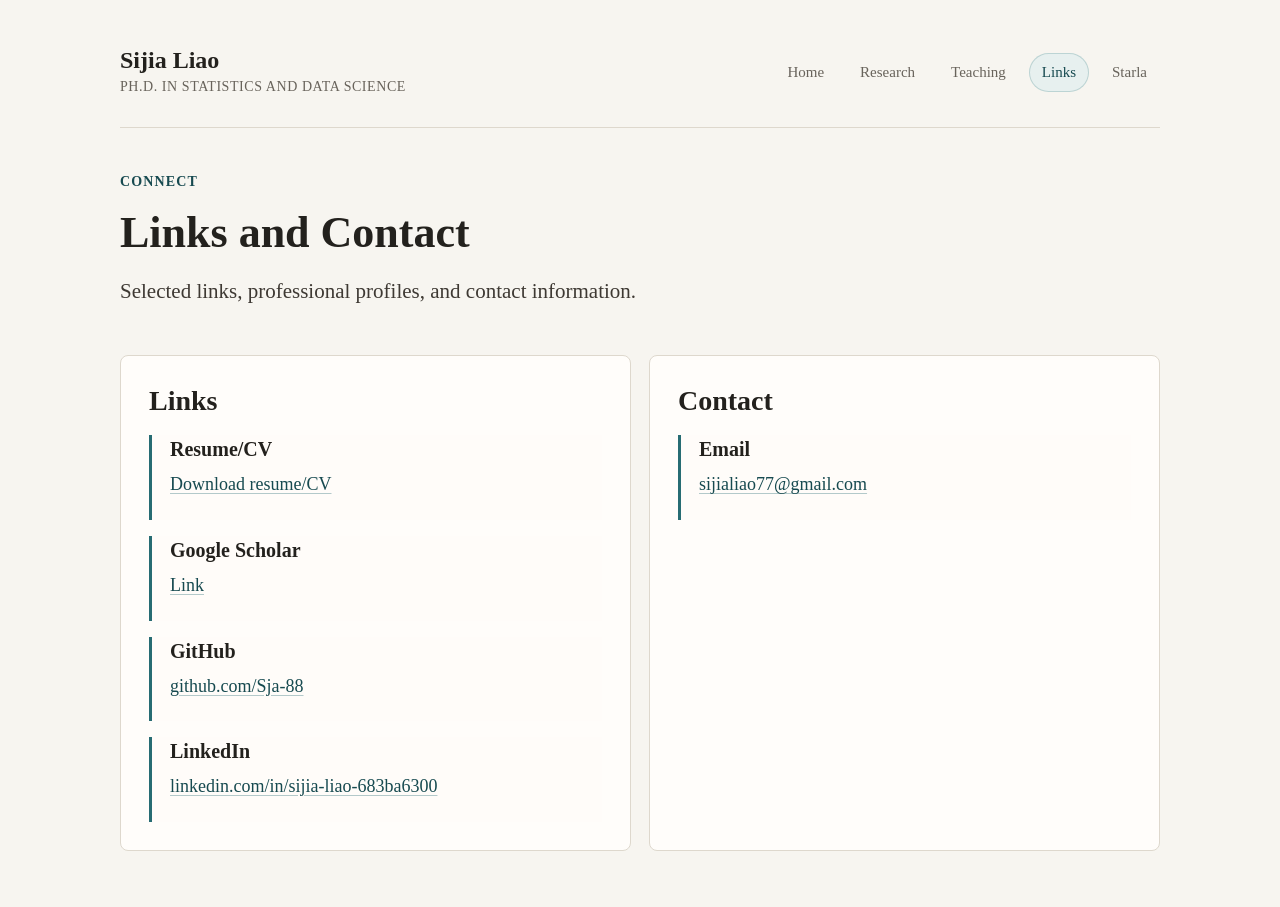
<file: links.html>
<!DOCTYPE html>
<html lang="en">

<head>
<!-- Google tag (gtag.js) -->
<script async src="https://www.googletagmanager.com/gtag/js?id=G-14FJKWYGP9"></script>
<script>
  window.dataLayer = window.dataLayer || [];
  function gtag(){dataLayer.push(arguments);}
  gtag('js', new Date());

  gtag('config', 'G-14FJKWYGP9');
</script>
<meta charset="utf-8">
<meta name="viewport" content="width=device-width, initial-scale=1">
<title>Links | Sijia Liao</title>
<link rel="stylesheet" href="style.css">
</head>

<body>
<div class="site">
  <header class="site-header">
    <a class="brand" href="index.html" aria-label="Sijia Liao home">
      <span class="brand-name">Sijia Liao</span>
      <span class="brand-subtitle">Ph.D. in Statistics and Data Science</span>
    </a>
    <nav aria-label="Primary navigation">
      <a href="index.html">Home</a>
      <a href="publications.html">Research</a>
      <a href="teaching.html">Teaching</a>
      <a class="active" href="links.html">Links</a>
      <a href="more.html">Starla</a>
    </nav>
  </header>

  <main>
    <section>
      <div class="eyebrow">Connect</div>
      <h1>Links and Contact</h1>
      <p class="lead">
        Selected links, professional profiles, and contact information.
      </p>
    </section>

    <section class="section grid two">
      <div class="panel">
        <h2>Links</h2>
        <div class="item-list">
          <article class="item">
            <h3>Resume/CV</h3>
            <p><a href="resume.pdf">Download resume/CV</a></p>
          </article>

          <article class="item">
            <h3>Google Scholar</h3>
            <p><a href="https://scholar.google.com/citations?user=kXAzPVgAAAAJ&amp;hl=en&amp;oi=ao">Link</a></p>
          </article>

          <article class="item">
            <h3>GitHub</h3>
            <p><a href="https://github.com/Sja-88">github.com/Sja-88</a></p>
          </article>

          <article class="item">
            <h3>LinkedIn</h3>
            <p><a href="https://linkedin.com/in/sijia-liao-683ba6300">linkedin.com/in/sijia-liao-683ba6300</a></p>
          </article>
        </div>
      </div>

      <div class="panel">
        <h2>Contact</h2>
        <div class="item-list">
          <article class="item">
            <h3>Email</h3>
            <p><a href="mailto:sijialiao77@gmail.com">sijialiao77@gmail.com</a></p>
          </article>
        </div>
      </div>
    </section>
  </main>
</div>
</body>
</html>
</file>
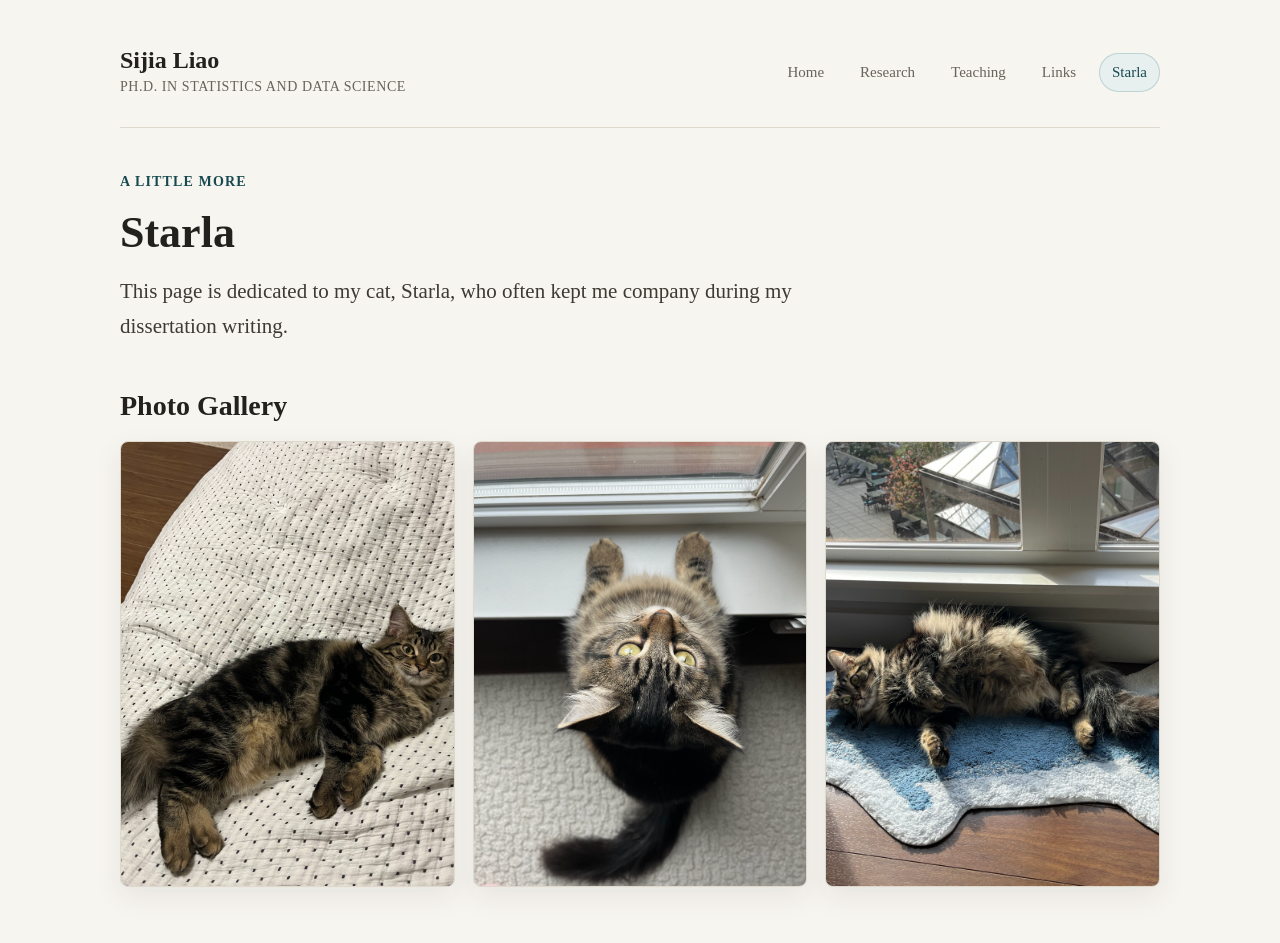
<file: more.html>
<!DOCTYPE html>
<html lang="en">

<head>
<!-- Google tag (gtag.js) -->
<script async src="https://www.googletagmanager.com/gtag/js?id=G-14FJKWYGP9"></script>
<script>
  window.dataLayer = window.dataLayer || [];
  function gtag(){dataLayer.push(arguments);}
  gtag('js', new Date());

  gtag('config', 'G-14FJKWYGP9');
</script>
<meta charset="utf-8">
<meta name="viewport" content="width=device-width, initial-scale=1">
<title>Starla | Sijia Liao</title>
<link rel="stylesheet" href="style.css">
</head>

<body>
<div class="site">
  <header class="site-header">
    <a class="brand" href="index.html" aria-label="Sijia Liao home">
      <span class="brand-name">Sijia Liao</span>
      <span class="brand-subtitle">Ph.D. in Statistics and Data Science</span>
    </a>
    <nav aria-label="Primary navigation">
      <a href="index.html">Home</a>
      <a href="publications.html">Research</a>
      <a href="teaching.html">Teaching</a>
      <a href="links.html">Links</a>
      <a class="active" href="more.html">Starla</a>
    </nav>
  </header>

  <main>
    <section>
      <div class="eyebrow">A Little More</div>
      <h1>Starla</h1>
      <p class="lead">
        This page is dedicated to my cat, Starla, who often kept me company
        during my dissertation writing.
      </p>
    </section>

    <section class="section">
      <h2>Photo Gallery</h2>
      <div class="gallery">
        <img src="starla1.png" alt="Starla resting">
        <img class="portrait-shot" src="starla2.png" alt="Starla portrait">
        <img src="starla3.png" alt="Starla relaxing">
      </div>
    </section>
  </main>
</div>
</body>
</html>
</file>
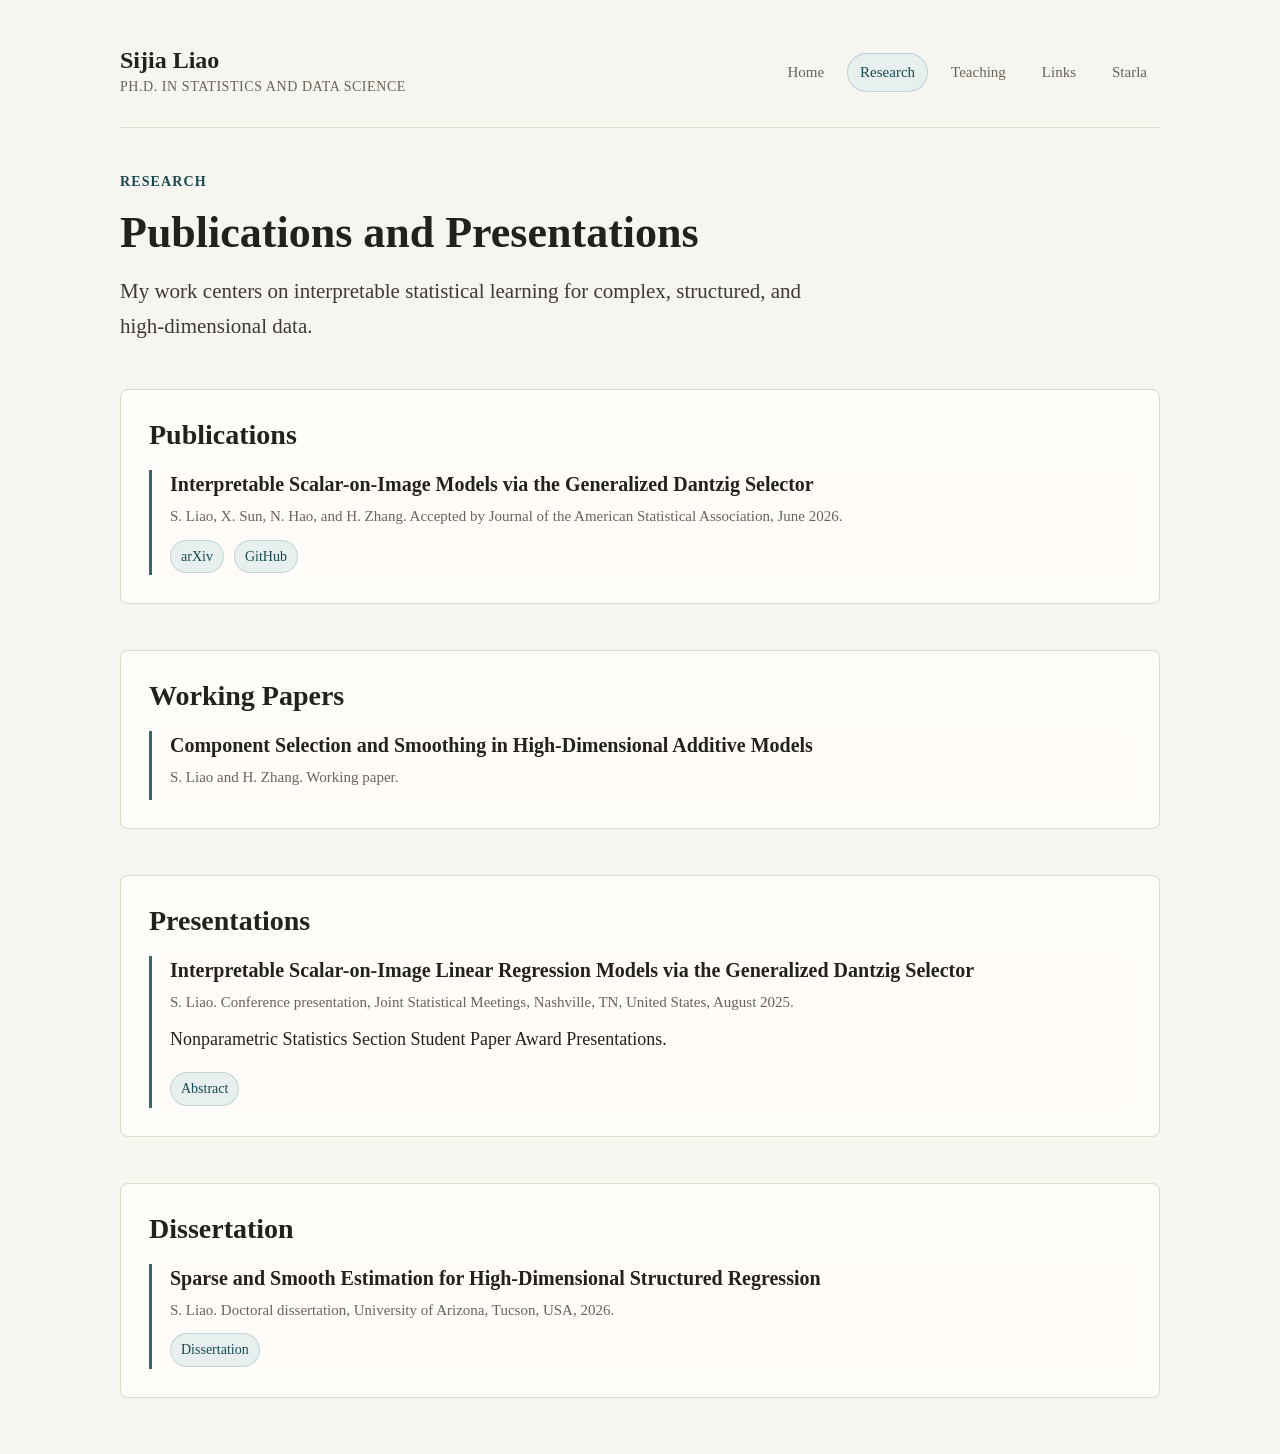
<file: publications.html>
<!DOCTYPE html>
<html lang="en">

<head>
<!-- Google tag (gtag.js) -->
<script async src="https://www.googletagmanager.com/gtag/js?id=G-14FJKWYGP9"></script>
<script>
  window.dataLayer = window.dataLayer || [];
  function gtag(){dataLayer.push(arguments);}
  gtag('js', new Date());

  gtag('config', 'G-14FJKWYGP9');
</script>
<meta charset="utf-8">
<meta name="viewport" content="width=device-width, initial-scale=1">
<title>Research | Sijia Liao</title>
<link rel="stylesheet" href="style.css">
</head>

<body>
<div class="site">
  <header class="site-header">
    <a class="brand" href="index.html" aria-label="Sijia Liao home">
      <span class="brand-name">Sijia Liao</span>
      <span class="brand-subtitle">Ph.D. in Statistics and Data Science</span>
    </a>
    <nav aria-label="Primary navigation">
      <a href="index.html">Home</a>
      <a class="active" href="publications.html">Research</a>
      <a href="teaching.html">Teaching</a>
      <a href="links.html">Links</a>
      <a href="more.html">Starla</a>
    </nav>
  </header>

  <main>
    <section>
      <div class="eyebrow">Research</div>
      <h1>Publications and Presentations</h1>
      <p class="lead">
        My work centers on interpretable statistical learning for complex, structured,
        and high-dimensional data.
      </p>
    </section>

    <section class="section panel">
      <h2>Publications</h2>
      <div class="item-list">
        <article class="item">
          <h3>Interpretable Scalar-on-Image Models via the Generalized Dantzig Selector</h3>
          <p class="meta">S. Liao, X. Sun, N. Hao, and H. Zhang. Accepted by Journal of the American Statistical Association, June 2026.</p>
          <div class="link-row">
            <a class="tag" href="https://doi.org/10.48550/arXiv.2508.20278">arXiv</a>
            <a class="tag" href="https://github.com/Sja-88/GDS_Repo">GitHub</a>
          </div>
        </article>
      </div>
    </section>

    <section class="section panel">
      <h2>Working Papers</h2>
      <div class="item-list">
        <article class="item">
          <h3>Component Selection and Smoothing in High-Dimensional Additive Models</h3>
          <p class="meta">S. Liao and H. Zhang. Working paper.</p>
        </article>
      </div>
    </section>

    <section class="section panel">
      <h2>Presentations</h2>
      <div class="item-list">
        <article class="item">
          <h3>Interpretable Scalar-on-Image Linear Regression Models via the Generalized Dantzig Selector</h3>
          <p class="meta">S. Liao. Conference presentation, Joint Statistical Meetings, Nashville, TN, United States, August 2025.</p>
          <p>
            Nonparametric Statistics Section Student Paper Award Presentations.
          </p>
          <div class="link-row">
            <a class="tag" href="https://ww3.aievolution.com/JSMAnnual2025/Events/viewEv?ev=2684">Abstract</a>
          </div>
        </article>
      </div>
    </section>

    <section class="section panel">
      <h2>Dissertation</h2>
      <div class="item-list">
        <article class="item">
          <h3>Sparse and Smooth Estimation for High-Dimensional Structured Regression</h3>
          <p class="meta">S. Liao. Doctoral dissertation, University of Arizona, Tucson, USA, 2026.</p>
          <div class="link-row">
            <a class="tag" href="http://hdl.handle.net/10150/680904">Dissertation</a>
          </div>
        </article>
      </div>
    </section>
  </main>
</div>
</body>
</html>
</file>
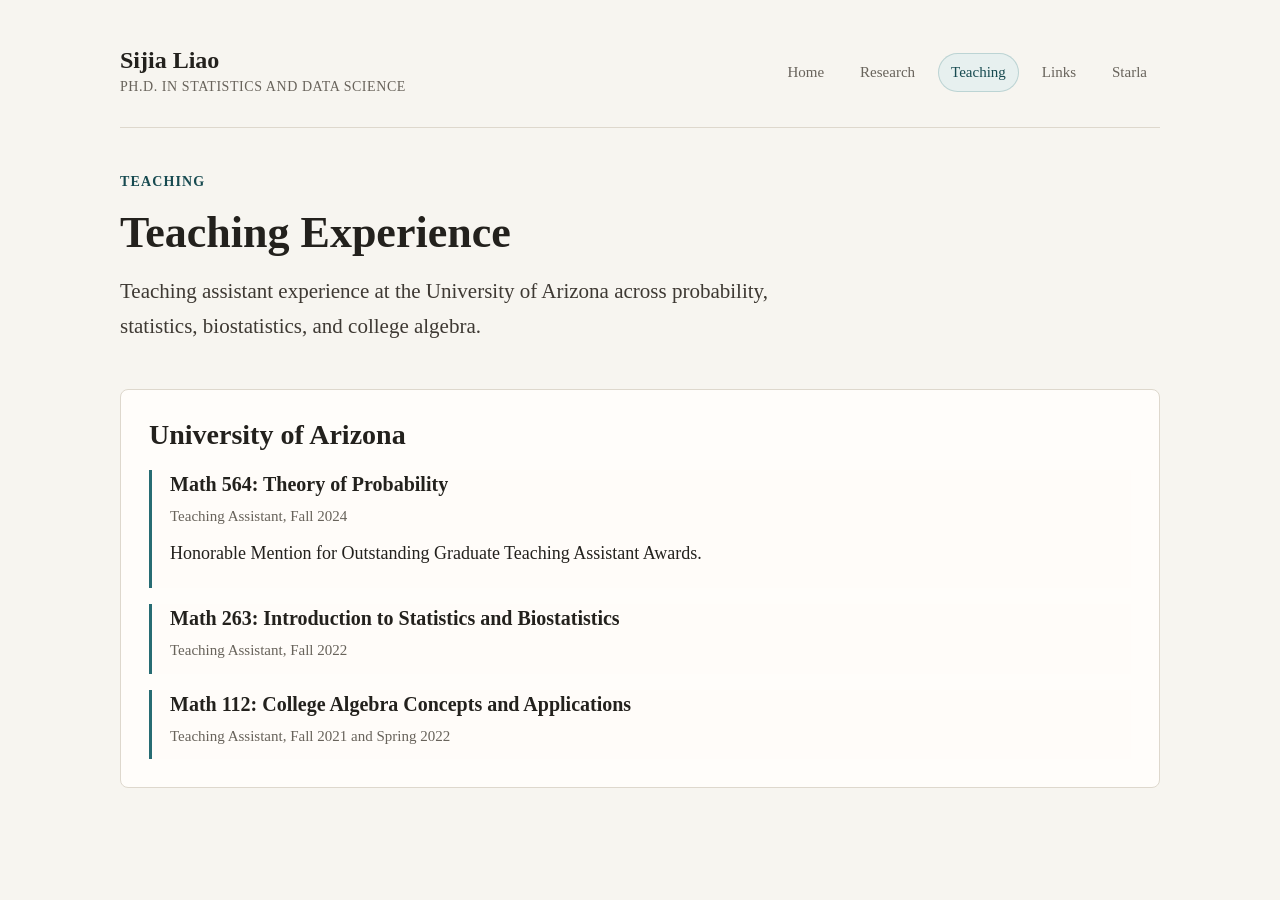
<file: teaching.html>
<!DOCTYPE html>
<html lang="en">

<head>
<!-- Google tag (gtag.js) -->
<script async src="https://www.googletagmanager.com/gtag/js?id=G-14FJKWYGP9"></script>
<script>
  window.dataLayer = window.dataLayer || [];
  function gtag(){dataLayer.push(arguments);}
  gtag('js', new Date());

  gtag('config', 'G-14FJKWYGP9');
</script>
<meta charset="utf-8">
<meta name="viewport" content="width=device-width, initial-scale=1">
<title>Teaching | Sijia Liao</title>
<link rel="stylesheet" href="style.css">
</head>

<body>
<div class="site">
  <header class="site-header">
    <a class="brand" href="index.html" aria-label="Sijia Liao home">
      <span class="brand-name">Sijia Liao</span>
      <span class="brand-subtitle">Ph.D. in Statistics and Data Science</span>
    </a>
    <nav aria-label="Primary navigation">
      <a href="index.html">Home</a>
      <a href="publications.html">Research</a>
      <a class="active" href="teaching.html">Teaching</a>
      <a href="links.html">Links</a>
      <a href="more.html">Starla</a>
    </nav>
  </header>

  <main>
    <section>
      <div class="eyebrow">Teaching</div>
      <h1>Teaching Experience</h1>
      <p class="lead">
        Teaching assistant experience at the University of Arizona across probability,
        statistics, biostatistics, and college algebra.
      </p>
    </section>

    <section class="section panel">
      <h2>University of Arizona</h2>
      <div class="item-list">
        <article class="item">
          <h3>Math 564: Theory of Probability</h3>
          <p class="meta">Teaching Assistant, Fall 2024</p>
          <p>Honorable Mention for Outstanding Graduate Teaching Assistant Awards.</p>
        </article>

        <article class="item">
          <h3>Math 263: Introduction to Statistics and Biostatistics</h3>
          <p class="meta">Teaching Assistant, Fall 2022</p>
        </article>

        <article class="item">
          <h3>Math 112: College Algebra Concepts and Applications</h3>
          <p class="meta">Teaching Assistant, Fall 2021 and Spring 2022</p>
        </article>
      </div>
    </section>
  </main>
</div>
</body>
</html>
</file>
<file: style.css>
:root {
    color-scheme: light;
    --bg: #f7f5f0;
    --paper: #fffdfa;
    --ink: #23211d;
    --muted: #68635b;
    --line: #ded8cd;
    --accent: #276c73;
    --accent-dark: #174a50;
    --soft: #e7f0ef;
    --shadow: 0 18px 45px rgba(45, 39, 28, 0.09);
}

* {
    box-sizing: border-box;
}

body {
    margin: 0;
    background: var(--bg);
    color: var(--ink);
    font-family: Georgia, "Times New Roman", serif;
    font-size: 18px;
    line-height: 1.7;
}

a {
    color: var(--accent-dark);
    text-decoration-color: rgba(39, 108, 115, 0.35);
    text-underline-offset: 3px;
}

a:hover {
    color: var(--accent);
    text-decoration-color: var(--accent);
}

.site {
    width: min(1040px, calc(100% - 40px));
    margin: 0 auto;
    padding: 28px 0 56px;
}

.site-header {
    display: flex;
    align-items: center;
    justify-content: space-between;
    gap: 24px;
    padding: 18px 0 28px;
    border-bottom: 1px solid var(--line);
}

.brand {
    text-decoration: none;
}

.brand-name {
    display: block;
    color: var(--ink);
    font-size: 24px;
    font-weight: 700;
    line-height: 1.2;
}

.brand-subtitle {
    display: block;
    color: var(--muted);
    font-size: 14px;
    letter-spacing: 0.04em;
    text-transform: uppercase;
}

nav {
    display: flex;
    flex-wrap: wrap;
    justify-content: flex-end;
    gap: 10px;
}

nav a {
    border: 1px solid transparent;
    border-radius: 999px;
    color: var(--muted);
    font-size: 15px;
    padding: 6px 12px;
    text-decoration: none;
}

nav a:hover,
nav a.active {
    background: var(--soft);
    border-color: rgba(39, 108, 115, 0.22);
    color: var(--accent-dark);
}

main {
    padding-top: 42px;
}

h1,
h2,
h3 {
    color: var(--ink);
    line-height: 1.2;
}

h1 {
    font-size: clamp(30px, 4vw, 44px);
    margin: 0 0 14px;
}

.chinese-name {
    color: var(--muted);
    font-size: 26px;
    line-height: 1.3;
    margin: 0 0 20px;
}

h2 {
    font-size: 28px;
    margin: 0 0 18px;
}

h3 {
    font-size: 20px;
    margin: 0 0 8px;
}

p {
    margin: 0 0 18px;
}

ul {
    margin: 0;
    padding-left: 22px;
}

li + li {
    margin-top: 8px;
}

.hero {
    display: grid;
    grid-template-columns: minmax(0, 1.3fr) minmax(280px, 0.7fr);
    gap: 44px;
    align-items: center;
}

.eyebrow {
    color: var(--accent-dark);
    font-size: 14px;
    font-weight: 700;
    letter-spacing: 0.08em;
    margin-bottom: 14px;
    text-transform: uppercase;
}

.lead {
    color: #3e3933;
    font-size: 21px;
    line-height: 1.65;
    max-width: 720px;
}

.actions {
    display: flex;
    flex-wrap: wrap;
    gap: 12px;
    margin-top: 28px;
}

.button {
    align-items: center;
    background: var(--accent-dark);
    border: 1px solid var(--accent-dark);
    border-radius: 999px;
    color: #fffdfa;
    display: inline-flex;
    font-size: 15px;
    font-weight: 700;
    justify-content: center;
    min-height: 42px;
    padding: 8px 16px;
    text-decoration: none;
}

.button.secondary {
    background: transparent;
    color: var(--accent-dark);
}

.button:hover {
    background: var(--accent);
    border-color: var(--accent);
    color: #fffdfa;
}

.portrait {
    background: var(--paper);
    border: 1px solid var(--line);
    border-radius: 8px;
    box-shadow: var(--shadow);
    overflow: hidden;
}

.portrait img {
    aspect-ratio: 5 / 4;
    display: block;
    height: 100%;
    object-fit: cover;
    width: 100%;
}

.section {
    margin-top: 46px;
}

.panel {
    background: var(--paper);
    border: 1px solid var(--line);
    border-radius: 8px;
    padding: 28px;
}

.grid {
    display: grid;
    gap: 18px;
}

.grid.two {
    grid-template-columns: repeat(2, minmax(0, 1fr));
}

.item-list {
    display: grid;
    gap: 16px;
}

.item {
    background: rgba(255, 253, 250, 0.72);
    border-left: 3px solid var(--accent);
    padding: 2px 0 2px 18px;
}

.meta {
    color: var(--muted);
    font-size: 15px;
    margin-bottom: 8px;
}

.link-row {
    display: flex;
    flex-wrap: wrap;
    gap: 10px;
    margin-top: 10px;
}

.tag {
    background: var(--soft);
    border: 1px solid rgba(39, 108, 115, 0.2);
    border-radius: 999px;
    color: var(--accent-dark);
    display: inline-block;
    font-size: 14px;
    padding: 4px 10px;
    text-decoration: none;
}

.gallery {
    display: grid;
    gap: 18px;
    grid-template-columns: repeat(3, minmax(0, 1fr));
}

.gallery img {
    aspect-ratio: 4 / 3;
    background: var(--paper);
    border: 1px solid var(--line);
    border-radius: 8px;
    box-shadow: 0 10px 28px rgba(45, 39, 28, 0.08);
    display: block;
    height: 100%;
    object-fit: cover;
    width: 100%;
}

.gallery img.portrait-shot {
    aspect-ratio: 3 / 4;
}

.footer-note {
    border-top: 1px solid var(--line);
    color: var(--muted);
    font-size: 14px;
    margin-top: 48px;
    padding-top: 18px;
}

@media (max-width: 760px) {
    body {
        font-size: 17px;
    }

    .site {
        width: min(100% - 28px, 1040px);
        padding-top: 14px;
    }

    .site-header {
        align-items: flex-start;
        flex-direction: column;
        gap: 14px;
    }

    nav {
        justify-content: flex-start;
    }

    main {
        padding-top: 32px;
    }

    .hero,
    .grid.two,
    .gallery {
        grid-template-columns: 1fr;
    }

    .lead {
        font-size: 19px;
    }

    .panel {
        padding: 22px;
    }
}
</file>
